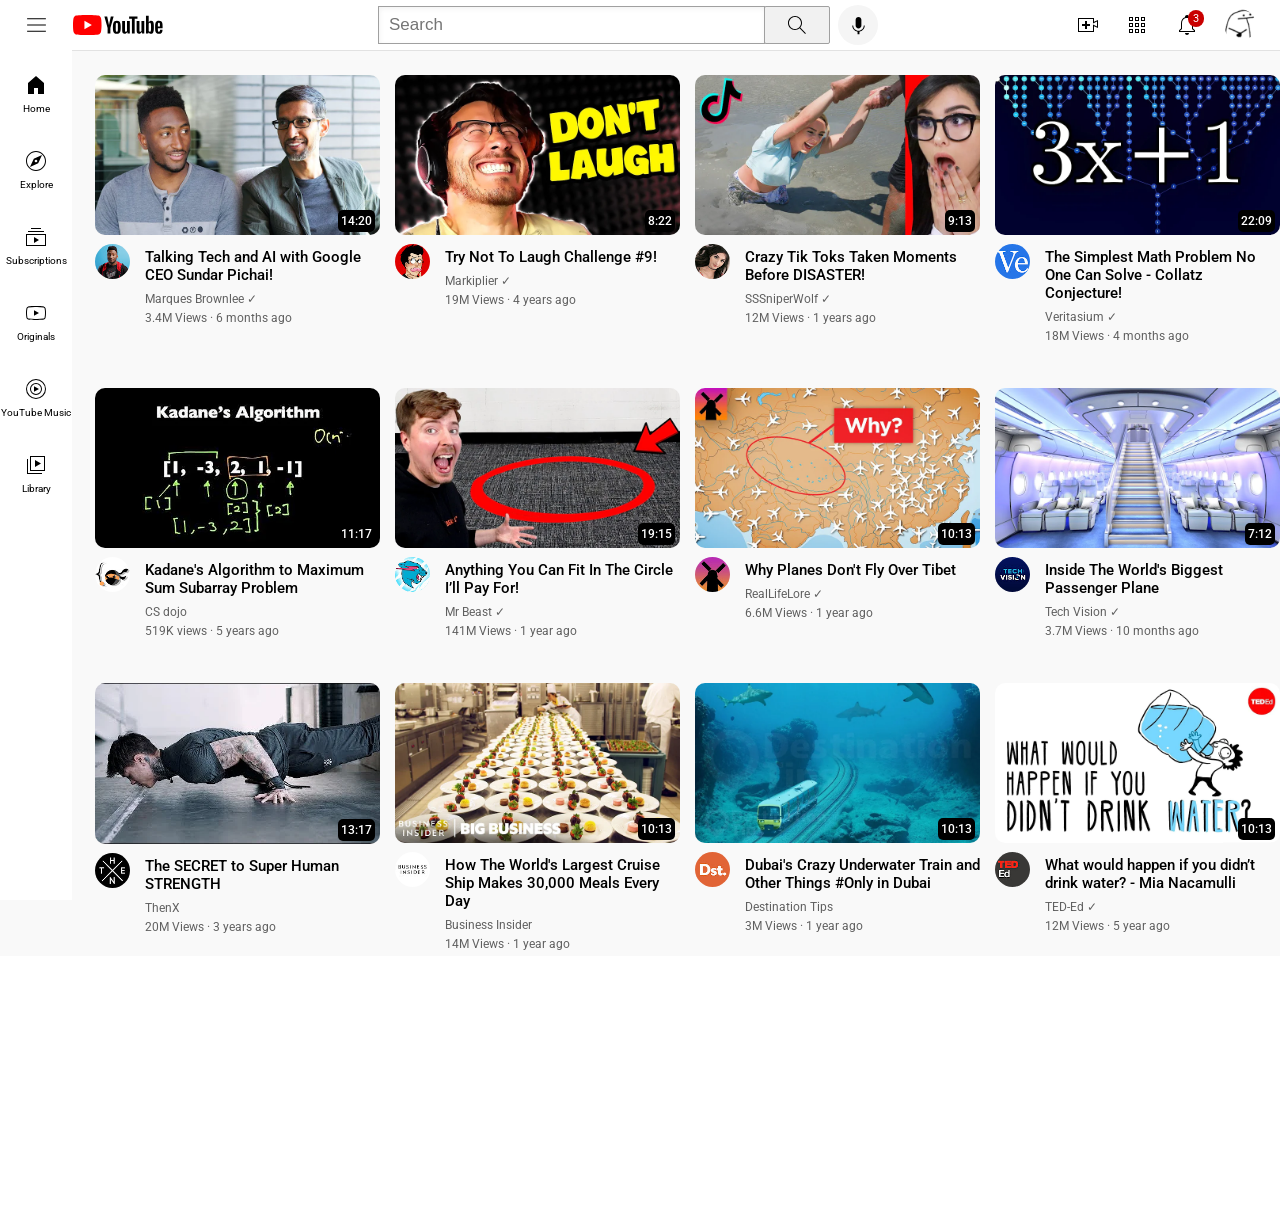
<file: index.html>
<!DOCTYPE html>
<html>

<head>
  <title>
    Youtube.com Clone
  </title>

  <link rel="preconnect" href="https://fonts.googleapis.com">
  <link rel="preconnect" href="https://fonts.gstatic.com" crossorigin>
  <link href="https://fonts.googleapis.com/css2?family=Roboto:wght@400;500;700&display=swap" rel="stylesheet">

  <link rel="stylesheet" href="styles/general.css">
  <link rel="stylesheet" href="styles/header.css">
  <link rel="stylesheet" href="styles/Video.css">
  <link rel="stylesheet" href="styles/sidebar.css">
</head>

<body>
  <header class="header">
    <div class="left-section">
      <img src="icons/hamburger-menu.svg" class="hamburger-menu">
      <img src="icons/youtube-logo.svg" class="Youtube-logo">
    </div>
    <div class="middle-section">
      <input type="text" placeholder="Search" class="Search-bar">
      <button class="Search-button">
        <img src="icons/search.svg" class="Search-image">
        <div class="tooltip">
          Search
        </div>
      </button>
      <button class="Voice-Search-Button">
        <img src="icons/voice-search-icon.svg" class="voice-search">
        <div class="tooltip">
          Search with your voice
        </div>
      </button>
    </div>
    <div class="right-section">
      <div class="upload-icon-container">
        <img src="icons/upload.svg" class="upload-icon">
        <div class="tooltip">
          Create
        </div>
      </div>
      <div class="Youtube-apps-icon">
        <img src="icons/youtube-apps.svg" class="Youtube-apps-icon">
        <div class="tooltip">
          Youtube Apps
        </div>
      </div>
      <div class="notifcations-icon-container">
        <div class="tooltip">
          notifcations
        </div>
        <img src="icons/notifications.svg" class="notification-icon">
        <div class="notification-count">3</div>
      </div>
      <div class="my-channel-container">
        <div class="tooltip">
          My Channel
        </div>
        <img src="icons/my-channel.png" class="my-channel-icon">
      </div>
    </div>
  </header>

  <nav class="sidebar">
    <div class="sidebar-link">
      <img src="icons/home.svg">
      <div> Home</div>
    </div>
    <div class="sidebar-link">
      <img src="icons/explore.svg">
      <div> Explore</div>
    </div>
    <div class="sidebar-link">
      <img src="icons/subscriptions.svg">
      <div> Subscriptions</div>
    </div>
    <div class="sidebar-link">
      <img src="icons/originals.svg">
      <div> Originals</div>
    </div>
    <div class="sidebar-link">
      <img src="icons/youtube-music.svg">
      <div> YouTube Music</div>
    </div>
    <div class="sidebar-link">
      <img src="icons/library.svg">
      <div> Library</div>
    </div>
  </nav>

  <main>
    <section class="video-grid">
      <div class="video-preview">
        <div class="thumbnail-row">
          <img src="thumbnails/thumbnail-1.webp" class="thumbnail">
          <div class="video-time"> 14:20</div>
        </div>
        <div class="video-info-grid">
          <div class="channel-picture">
            <img src="channel-pictures/channel-1.jpeg" class="profile-picture">
          </div>
          <div class="video-info">
            <P class="video-title">
              Talking Tech and AI with Google CEO Sundar Pichai!
            </P>
            <P class="video-creator">
              Marques Brownlee &#10003;
            </P>

            <p class="video-stats">
              3.4M Views &#183; 6 months ago
            </p>
          </div>
        </div>
      </div>

      <div class="video-preview">
        <div class="thumbnail-row">
          <img src="thumbnails/thumbnail-2.webp" class="thumbnail">
          <div class="video-time"> 8:22</div>
        </div>
        <div class="video-info-grid">

          <div class="channel-picture">
            <img src="channel-pictures/channel-2.jpeg" class="profile-picture">
          </div>
          <div class="video-info">
            <P class="video-title">
              Try Not To Laugh Challenge #9!
            </P>
            <P class="video-creator">
              Markiplier &#10003;
            </P>

            <p class="video-stats">
              19M Views &#183; 4 years ago
            </p>
          </div>
        </div>
      </div>

      <div class="video-preview">
        <div class="thumbnail-row">
          <img src="thumbnails/thumbnail-3.webp" class="thumbnail">
          <div class="video-time"> 9:13</div>
        </div>
        <div class="video-info-grid">

          <div class="channel-picture">
            <img src="channel-pictures/channel-3.jpeg" class="profile-picture">
          </div>

          <div class="video-info">
            <P class="video-title">
              Crazy Tik Toks Taken Moments Before DISASTER!
            </P>
            <P class="video-creator">
              SSSniperWolf &#10003;
            </P>

            <p class="video-stats">
              12M Views &#183; 1 years ago
            </p>
          </div>
        </div>
      </div>

      <div class="video-preview">
        <div class="thumbnail-row">
          <img src="thumbnails/thumbnail-4.webp" class="thumbnail">
          <div class="video-time"> 22:09</div>
        </div>
        <div class="video-info-grid">

          <div class="channel-picture">
            <img src="channel-pictures/channel-4.jpeg" class="profile-picture">
          </div>

          <div class="video-info">
            <P class="video-title">
              The Simplest Math Problem No One Can Solve - Collatz Conjecture!
            </P>
            <P class="video-creator">
              Veritasium &#10003;
            </P>

            <p class="video-stats">
              18M Views &#183; 4 months ago
            </p>
          </div>
        </div>
      </div>

      <div class="video-preview">
        <div class="thumbnail-row">
          <img src="thumbnails/thumbnail-5.webp" class="thumbnail">
          <div class="video-time"> 11:17</div>
        </div>
        <div class="video-info-grid">
          <div class="channel-picture">
            <img src="channel-pictures/channel-5.jpeg" class="profile-picture">
          </div>
          <div class="video-info">
            <P class="video-title">
              Kadane's Algorithm to Maximum Sum Subarray Problem
            </P>
            <P class="video-creator">
              CS dojo
            </P>

            <p class="video-stats">
              519K views &#183; 5 years ago
            </p>
          </div>
        </div>
      </div>

      <div class="video-preview">
        <div class="thumbnail-row">
          <img src="thumbnails/thumbnail-6.webp" class="thumbnail">
          <div class="video-time"> 19:15</div>
        </div>
        <div class="video-info-grid">

          <div class="channel-picture">
            <img src="channel-pictures/channel-6.jpeg" class="profile-picture">
          </div>
          <div class="video-info">
            <P class="video-title">
              Anything You Can Fit In The Circle I’ll Pay For!
            </P>
            <P class="video-creator">
              Mr Beast &#10003;
            </P>

            <p class="video-stats">
              141M Views &#183; 1 year ago
            </p>
          </div>
        </div>
      </div>

      <div class="video-preview">
        <div class="thumbnail-row">
          <img src="thumbnails/thumbnail-7.webp" class="thumbnail">
          <div class="video-time"> 10:13</div>
        </div>
        <div class="video-info-grid">

          <div class="channel-picture">
            <img src="channel-pictures/channel-7.jpeg" class="profile-picture">
          </div>

          <div class="video-info">
            <P class="video-title">
              Why Planes Don't Fly Over Tibet
            </P>
            <P class="video-creator">
              RealLifeLore &#10003;
            </P>

            <p class="video-stats">
              6.6M Views &#183; 1 year ago
            </p>
          </div>
        </div>
      </div>

      <div class="video-preview">
        <div class="thumbnail-row">
          <img src="thumbnails/thumbnail-8.webp" class="thumbnail">
          <div class="video-time"> 7:12</div>
        </div>
        <div class="video-info-grid">

          <div class="channel-picture">
            <img src="channel-pictures/channel-8.jpeg" class="profile-picture">
          </div>

          <div class="video-info">
            <P class="video-title">
              Inside The World's Biggest Passenger Plane
            </P>
            <P class="video-creator">
              Tech Vision &#10003;
            </P>

            <p class="video-stats">
              3.7M Views &#183; 10 months ago
            </p>
          </div>
        </div>
      </div>

      <div class="video-preview">
        <div class="thumbnail-row">
          <img src="thumbnails/thumbnail-9.webp" class="thumbnail">
          <div class="video-time"> 13:17</div>
        </div>
        <div class="video-info-grid">

          <div class="channel-picture">
            <img src="channel-pictures/channel-9.jpeg" class="profile-picture">
          </div>

          <div class="video-info">
            <P class="video-title">
              The SECRET to Super Human STRENGTH
            </P>
            <P class="video-creator">
              ThenX
            </P>

            <p class="video-stats">
              20M Views &#183; 3 years ago
            </p>
          </div>
        </div>
      </div>

      <div class="video-preview">
        <div class="thumbnail-row">
          <img src="thumbnails/thumbnail-10.webp" class="thumbnail">
          <div class="video-time"> 10:13</div>
        </div>
        <div class="video-info-grid">

          <div class="channel-picture">
            <img src="channel-pictures/channel-10.jpeg" class="profile-picture">
          </div>

          <div class="video-info">
            <P class="video-title">
              How The World's Largest Cruise Ship Makes 30,000 Meals Every Day
            </P>
            <P class="video-creator">
              Business Insider
            </P>

            <p class="video-stats">
              14M Views &#183; 1 year ago
            </p>
          </div>
        </div>
      </div>

      <div class="video-preview">
        <div class="thumbnail-row">
          <img src="thumbnails/thumbnail-11.webp" class="thumbnail">
          <div class="video-time"> 10:13</div>
        </div>
        <div class="video-info-grid">

          <div class="channel-picture">
            <img src="channel-pictures/channel-11.jpeg" class="profile-picture">
          </div>

          <div class="video-info">
            <P class="video-title">
              Dubai's Crazy Underwater Train and Other Things #Only in Dubai
            </P>
            <P class="video-creator">
              Destination Tips
            </P>

            <p class="video-stats">
              3M Views &#183; 1 year ago
            </p>
          </div>
        </div>
      </div>

      <div class="video-preview">
        <div class="thumbnail-row">
          <img src="thumbnails/thumbnail-12.webp" class="thumbnail">
          <div class="video-time"> 10:13</div>
        </div>
        <div class="video-info-grid">

          <div class="channel-picture">
            <img src="channel-pictures/channel-12.jpeg" class="profile-picture">
          </div>

          <div class="video-info">
            <P class="video-title">
              What would happen if you didn’t drink water? - Mia Nacamulli
            </P>
            <P class="video-creator">
              TED-Ed &#10003;
            </P>

            <p class="video-stats">
              12M Views &#183; 5 year ago
            </p>
          </div>
        </div>
      </div>
    </section>
  </main>
</body>

</html>
</file>
<file: styles/general.css>
p {
  font-family: Roboto, Arial;
}
body {
  font-family: Roboto, Arial;
  margin: 0px;
  padding-bottom: 250px;
  padding-top: 50px;
}
</file>
<file: styles/header.css>
.header {
  height: 55px;

  display: flex;
  flex-direction: row;
  justify-content: space-between;
  position: fixed;
  top: 0;
  left: 0;
  right: 0;
  height: 50px;
  background-color: white;
  border-bottom-width: 1px;
  border-bottom-style: solid;
  border-bottom-color: rgb(226, 226, 226);
  z-index: 100;
}
.left-section {
  width: 150px;
  display: flex;
  align-items: center;
}
.hamburger-menu {
  height: 25px;
  margin-left: 24px;
  margin-right: 24px;
}
.Youtube-logo {
  height: 20px;
}
.middle-section {
  flex: 1;
  margin-left: 70px;
  margin-right: 40px;
  max-width: 500px;
  display: flex;
  align-items: center;
}
.Search-button {
  height: 38px;
  width: 66px;
  background-color: rgb(241, 241, 241);
  border-width: 1px;
  border-style: solid;
  border-color: rgb(160, 160, 160);
  border-radius: 2px;
  margin-left: -1px;
  margin-right: 8px;
  cursor: pointer;
}
.Search-image {
  height: 24px;
}
.Voice-Search-Button {
  height: 40px;
  width: 40px;
  border:none;
  border-radius: 20px;
  background-color: rgb(245, 245, 245);
  cursor: pointer;
}
.voice-search {
  height: 23px;
}
.right-section {
  margin-right: 24px;
  width: 180px;
  display: flex;
  align-items: center;
  justify-content: space-between;
  flex-shrink: 0;
}
.upload-icon {
  height: 24px;
}
.Youtube-apps-icon {
  height: 24px;
}
.notification-icon {
  height: 24px;
}
.notifcations-icon-container {
  position: relative;
}
.notification-count {
  position: absolute;
  color: white;
  background-color: rgb(201, 0, 0);
  top: -3px;
  right: -5px;
  font-size: 11px;
  padding-left: 5px;
  padding-right: 5px;
  padding-top: 2px;
  padding-bottom: 2px;
  border-radius: 10px;
}
.my-channel-icon {
  height: 32px;
  border-radius: 16px;
}
.Search-bar {
  flex: 1;
  height: 34px;
  padding-left: 10px;
  font-size: 17px;
  border: 1px solid rgb(160, 160, 160);
  box-shadow: inset 1px 2px 5px rgba(0, 0, 0, 0.05);
  width: 0;
}
.Search-bar::placeholder {
  font-size: 17px;
}

.Search-button .tooltip,
.Voice-Search-Button .tooltip,
.upload-icon-container .tooltip,
.Youtube-apps-icon .tooltip,
.notifcations-icon-container .tooltip,
.my-channel-container .tooltip {
  position: absolute;
  background-color: gray;
  color: white;
  padding-top: 4px;
  padding-bottom: 4px;
  padding-right: 8px;
  padding-left: 8px;
  border-radius: 4px;
  font-size: 12px;
  bottom: -30px;
  opacity: 0;
  transition: all 0.25s;
  pointer-events: none;
  white-space: nowrap;
}
.Search-button:hover .tooltip,
.Voice-Search-Button:hover .tooltip,
.upload-icon-container:hover .tooltip,
.Youtube-apps-icon:hover .tooltip,
.notifcations-icon-container:hover .tooltip,
.my-channel-container:hover .tooltip {
  opacity: 1;
}
.Voice-Search-Button,
.Search-button,
.upload-icon-container,
.Youtube-apps-icon,
.notifcations-icon-container,
.my-channel-container  {
  display: flex;
  justify-content: center;
  position: relative;
  align-items: center;
}
</file>
<file: styles/Video.css>
.thumbnail {
    width: 100%;
    border-radius: 10px;
    margin-bottom: 5px;
}
.thumbnail-row {
    position: relative;
}
.video-grid {
    display: grid;
    grid-template-columns: 1fr 1fr 1fr 1fr;
    column-gap: 15px;
    row-gap: 40px;
    background-color: #f9f9f9;
    padding-top: 25px;
    padding-left: 95px;
}

@media (max-width: 1150px) {
    .video-grid {
        grid-template-columns: 1fr 1fr 1fr;
    }
}
@media (max-width: 800px) {
    .video-grid {
        grid-template-columns: 1fr 1fr;
    }
}
.video-info-grid {
    display: grid;
    grid-template-columns: 50px 1fr;
}
.profile-picture {
    border-radius: 1000px;
    width: 35px;
    margin-right: 5px;
}
.channel-picture {
    vertical-align: middle;
}
.video-title {
    margin-bottom: 8px;
    margin-top: 4px;
    font-weight: 500;
    font-size: 15px;
}
.video-creator,
.video-stats {
    color: #606060;
    font-size: 12px;
    margin-top: 5px;
    margin-bottom: 5px;
}

.video-time {
    background-color: black;
    color: white;
    position: absolute;
    bottom: 12px;
    right: 5px;
    font-size: 12px;
    font-weight: 500;
    padding-left: 3px;
    padding-right: 3px;
    padding-bottom: 4px;
    padding-top: 4px;
    border-radius: 5px;
}
</file>
<file: styles/sidebar.css>
.sidebar {
  position: fixed;
  top: 50px;
  left: 0;
  bottom: 0;
  width: 72px;
  background-color: white;
  z-index: 200;
  padding-top: 5px;
}

.sidebar-link {
  height: 76px;
  display: flex;
  flex-direction: column;
  justify-content: center;
  align-items: center;
  font-size: 10px;
  cursor: pointer;
}
.sidebar-link:hover {
  background-color: rgb(235, 235, 235);
}

.sidebar-link img {
  height: 24px;
  margin-bottom: 6px;
}
</file>
